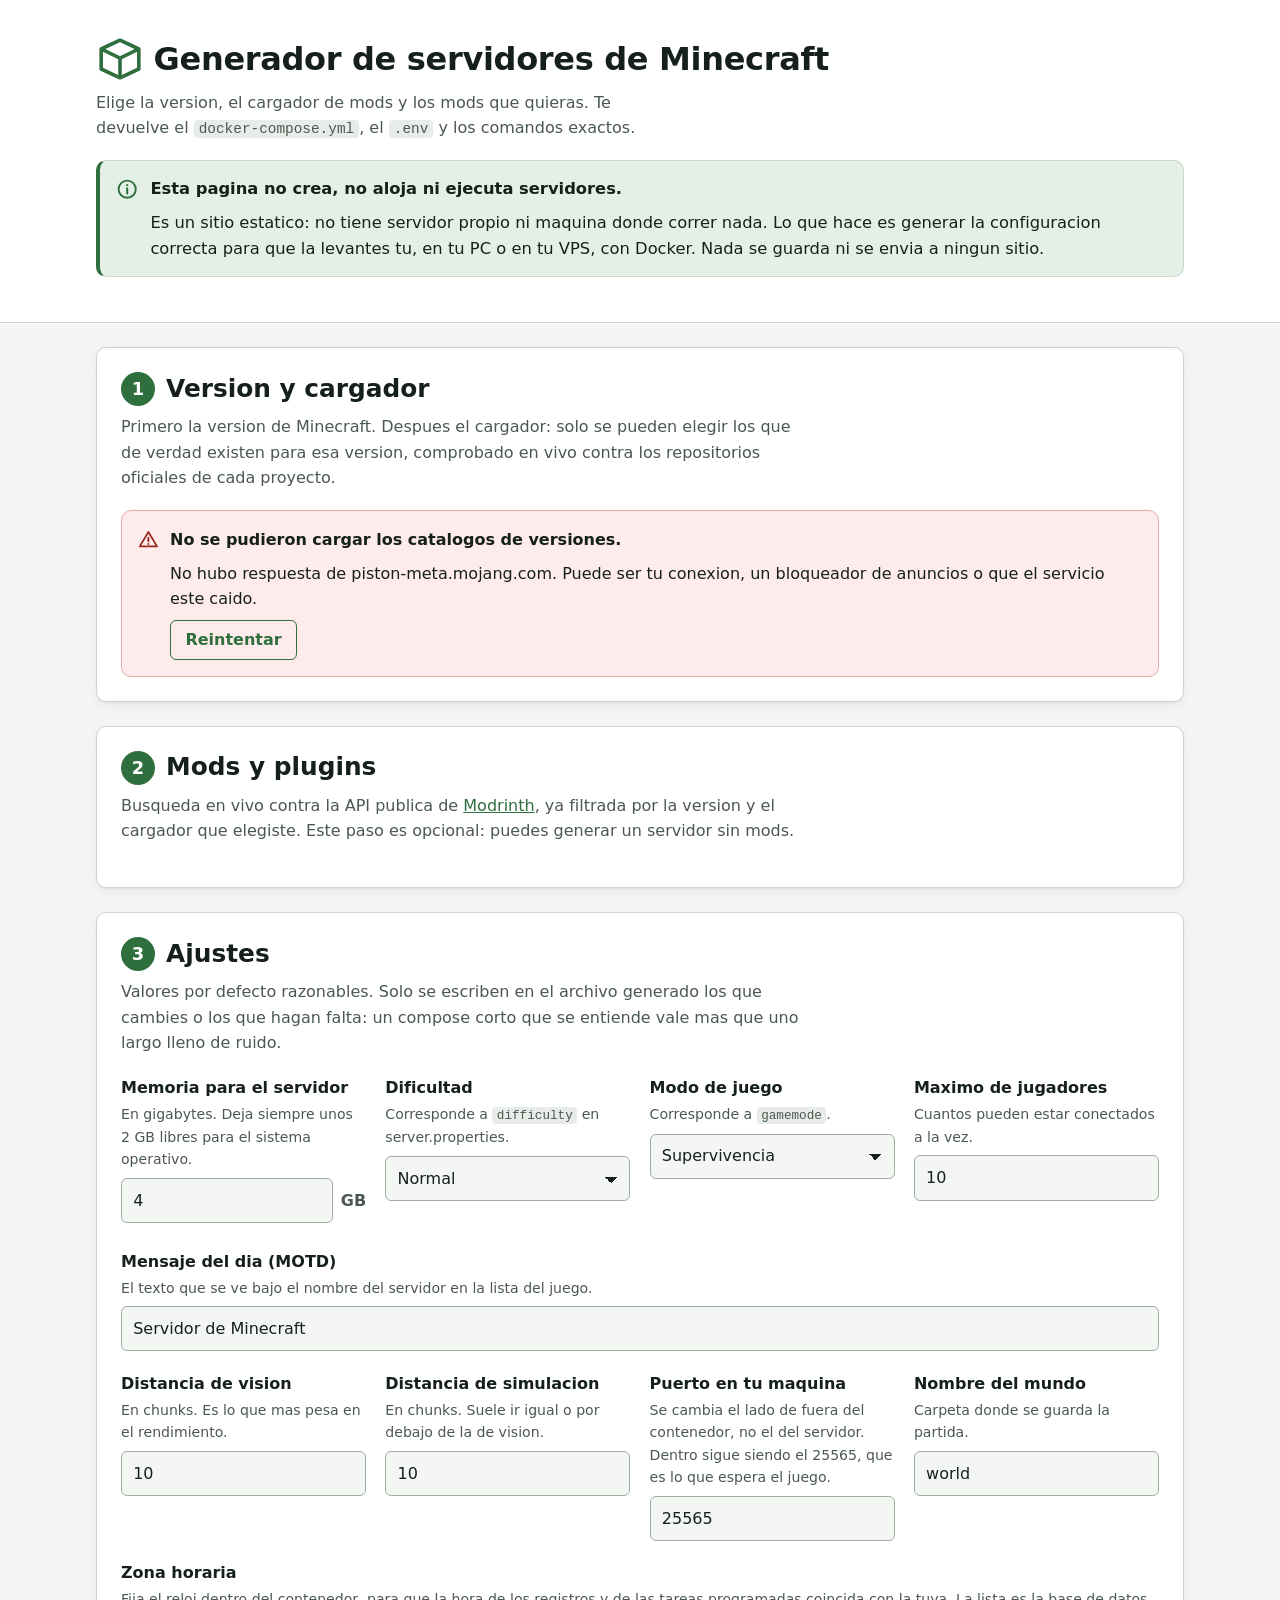
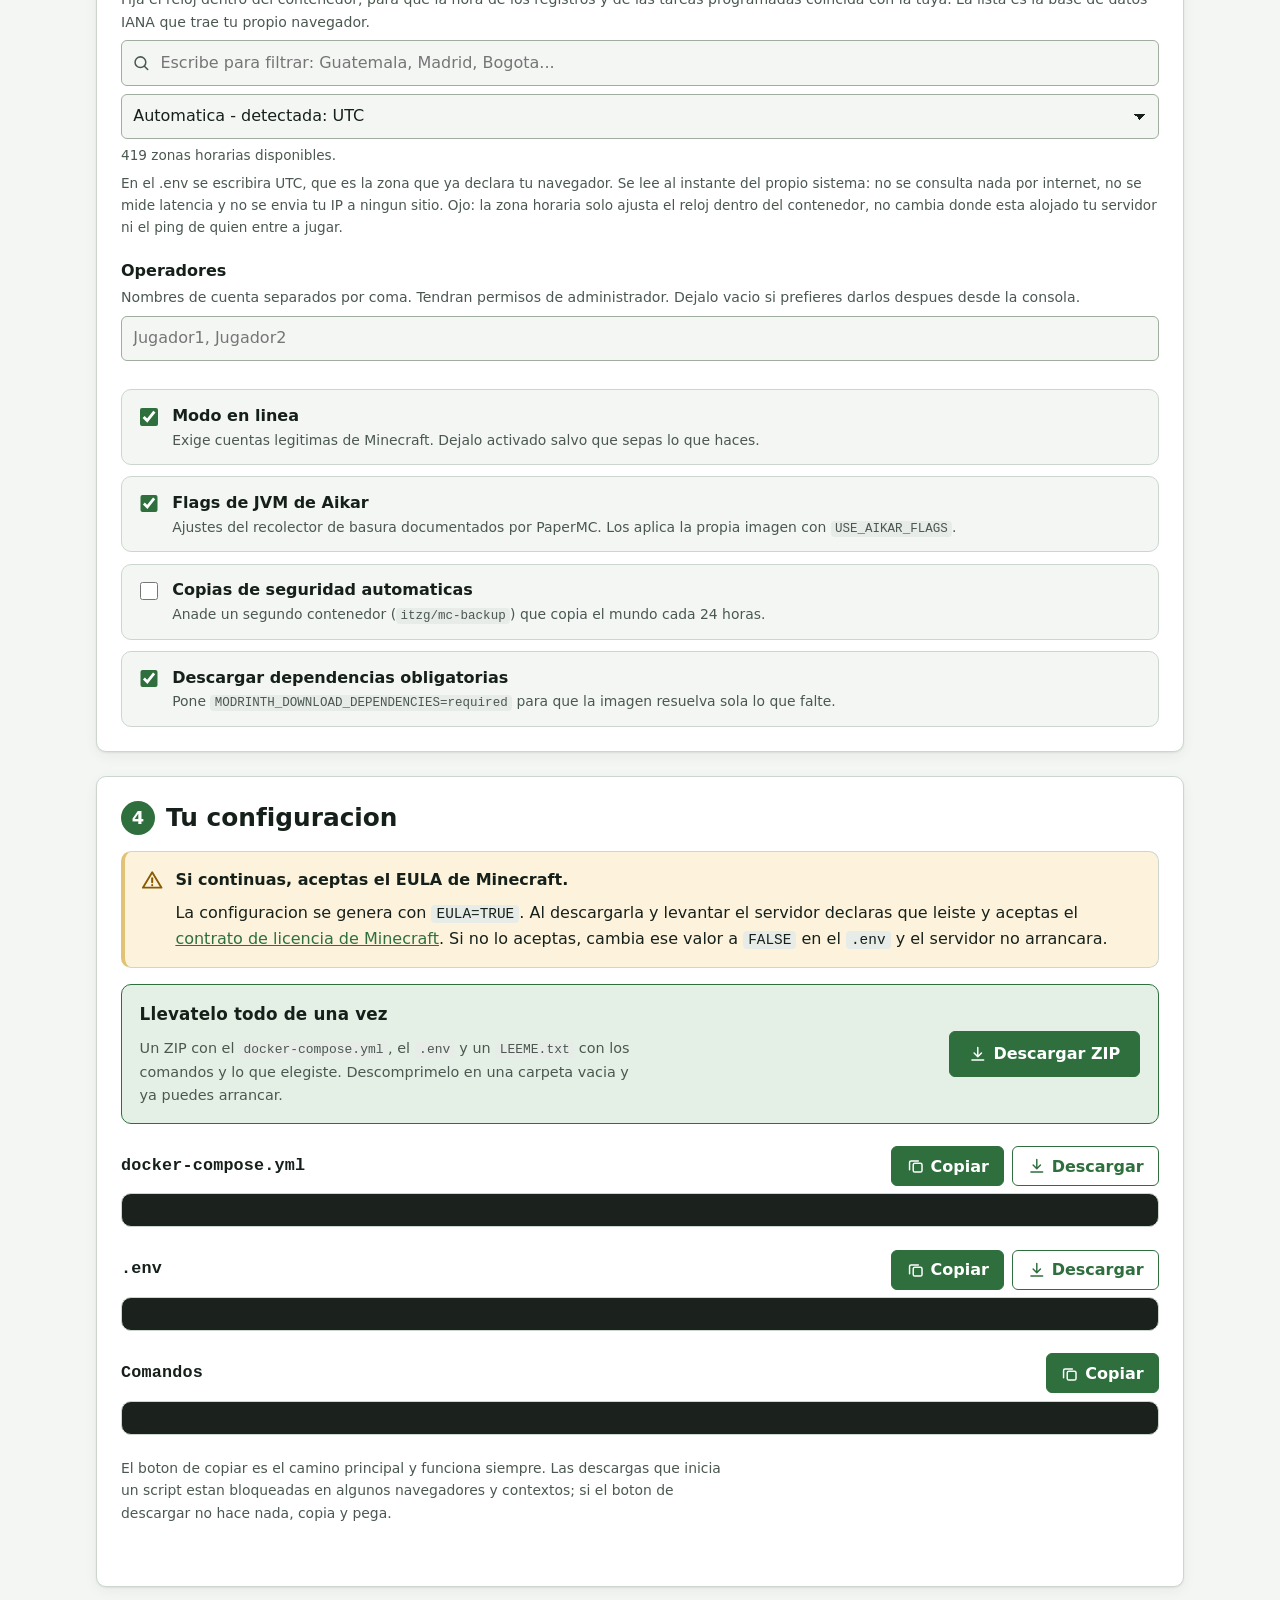
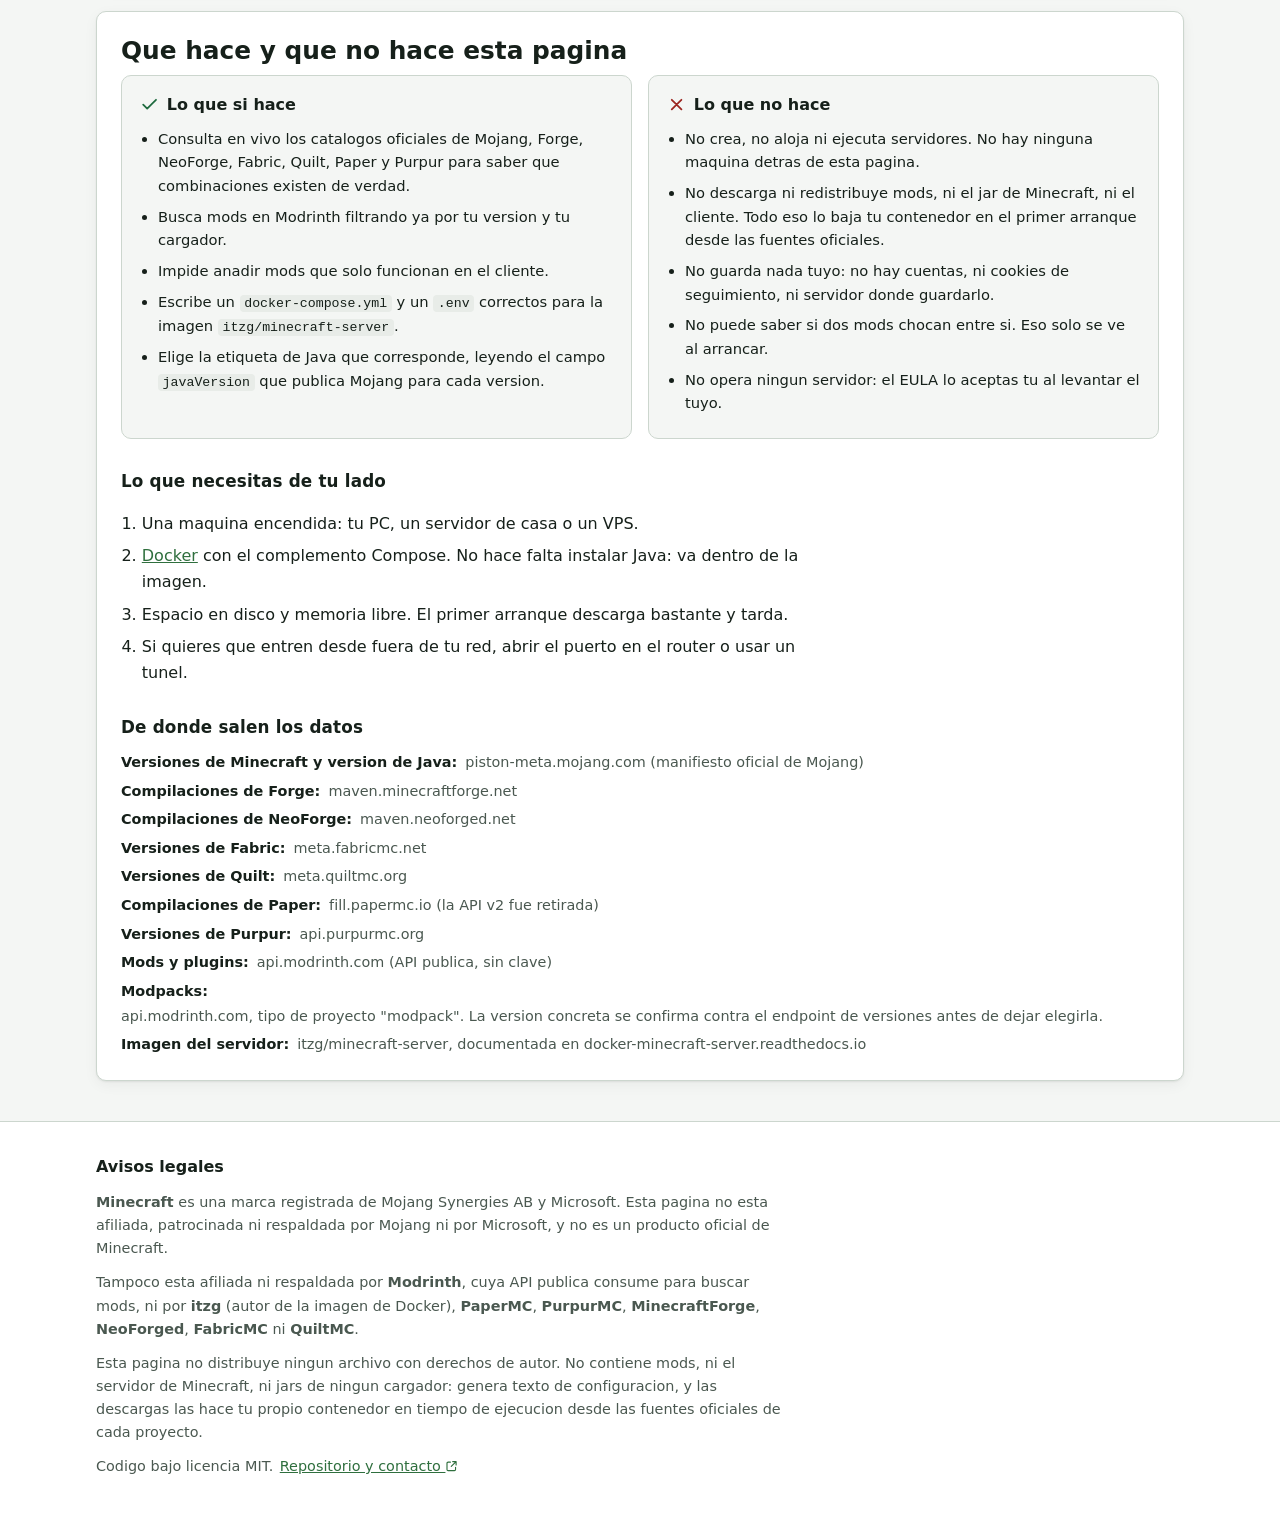
<file: index.html>
<!doctype html>
<html lang="es">
<head>
<meta charset="utf-8">
<meta name="viewport" content="width=device-width, initial-scale=1">
<title>Generador de servidores de Minecraft</title>

<meta name="description" content="Genera la configuracion completa de un servidor de Minecraft: docker-compose.yml, .env y comandos. Elige version, cargador de mods y mods desde Modrinth. No aloja ni ejecuta servidores.">
<meta name="color-scheme" content="dark light">
<meta name="author" content="gui21657">

<meta property="og:type" content="website">
<meta property="og:site_name" content="Generador de servidores de Minecraft">
<meta property="og:title" content="Generador de servidores de Minecraft">
<meta property="og:description" content="Elige version, cargador y mods. La pagina te devuelve el docker-compose.yml, el .env y los comandos exactos. El servidor lo levantas tu.">
<meta property="og:url" content="https://gui21657.github.io/generador-minecraft/">
<meta property="og:image" content="https://gui21657.github.io/generador-minecraft/assets/img/og.png">
<meta property="og:image:width" content="1200">
<meta property="og:image:height" content="630">
<meta property="og:image:alt" content="Generador de servidores de Minecraft">
<meta property="og:locale" content="es_ES">
<meta name="twitter:card" content="summary_large_image">
<meta name="twitter:title" content="Generador de servidores de Minecraft">
<meta name="twitter:description" content="Genera docker-compose.yml, .env y comandos para tu servidor de Minecraft. No aloja ni ejecuta nada.">
<meta name="twitter:image" content="https://gui21657.github.io/generador-minecraft/assets/img/og.png">

<link rel="icon" href="assets/img/favicon.svg" type="image/svg+xml">
<link rel="canonical" href="https://gui21657.github.io/generador-minecraft/">
<link rel="stylesheet" href="assets/css/estilos.css">
</head>
<body>

<a class="saltar-al-contenido" href="#principal">Saltar al contenido</a>

<!--
  Iconos en SVG en linea. No se usan emojis ni glifos de texto como iconos:
  un emoji cambia de forma segun el sistema y no se puede teclear su color.
-->
<svg class="hoja-iconos" aria-hidden="true" focusable="false" xmlns="http://www.w3.org/2000/svg">
  <symbol id="i-check" viewBox="0 0 24 24"><path d="M20 6 9 17l-5-5" fill="none" stroke="currentColor" stroke-width="2.2" stroke-linecap="round" stroke-linejoin="round"/></symbol>
  <symbol id="i-cruz" viewBox="0 0 24 24"><path d="M18 6 6 18M6 6l12 12" fill="none" stroke="currentColor" stroke-width="2.2" stroke-linecap="round"/></symbol>
  <symbol id="i-aviso" viewBox="0 0 24 24"><path d="M12 3.5 22 20H2L12 3.5Z" fill="none" stroke="currentColor" stroke-width="2" stroke-linejoin="round"/><path d="M12 10v4.2M12 17.3v.1" fill="none" stroke="currentColor" stroke-width="2.2" stroke-linecap="round"/></symbol>
  <symbol id="i-info" viewBox="0 0 24 24"><circle cx="12" cy="12" r="9.2" fill="none" stroke="currentColor" stroke-width="2"/><path d="M12 11v5.5M12 7.6v.1" fill="none" stroke="currentColor" stroke-width="2.2" stroke-linecap="round"/></symbol>
  <symbol id="i-copiar" viewBox="0 0 24 24"><rect x="8.5" y="8.5" width="12" height="12" rx="2.2" fill="none" stroke="currentColor" stroke-width="2"/><path d="M15.5 5.5H5.5a2 2 0 0 0-2 2v10" fill="none" stroke="currentColor" stroke-width="2" stroke-linecap="round"/></symbol>
  <symbol id="i-descargar" viewBox="0 0 24 24"><path d="M12 3.5v12M7 11l5 5 5-5M4 20.5h16" fill="none" stroke="currentColor" stroke-width="2" stroke-linecap="round" stroke-linejoin="round"/></symbol>
  <symbol id="i-buscar" viewBox="0 0 24 24"><circle cx="11" cy="11" r="7" fill="none" stroke="currentColor" stroke-width="2"/><path d="m16.2 16.2 4.3 4.3" fill="none" stroke="currentColor" stroke-width="2" stroke-linecap="round"/></symbol>
  <symbol id="i-mas" viewBox="0 0 24 24"><path d="M12 5v14M5 12h14" fill="none" stroke="currentColor" stroke-width="2.2" stroke-linecap="round"/></symbol>
  <symbol id="i-quitar" viewBox="0 0 24 24"><path d="M4 7h16M9.5 7V4.8h5V7M6.5 7l1 13h9l1-13" fill="none" stroke="currentColor" stroke-width="2" stroke-linecap="round" stroke-linejoin="round"/></symbol>
  <symbol id="i-enlace" viewBox="0 0 24 24"><path d="M13.5 4.5H19.5V10.5M19.5 4.5 11 13" fill="none" stroke="currentColor" stroke-width="2" stroke-linecap="round" stroke-linejoin="round"/><path d="M18.5 14.5v4a2 2 0 0 1-2 2h-11a2 2 0 0 1-2-2v-11a2 2 0 0 1 2-2h4" fill="none" stroke="currentColor" stroke-width="2" stroke-linecap="round"/></symbol>
  <symbol id="i-bloque" viewBox="0 0 24 24"><path d="M12 2.6 21.4 7v10L12 21.4 2.6 17V7L12 2.6Z" fill="none" stroke="currentColor" stroke-width="1.8" stroke-linejoin="round"/><path d="M2.6 7 12 11.6 21.4 7M12 11.6v9.8" fill="none" stroke="currentColor" stroke-width="1.8" stroke-linejoin="round"/></symbol>
</svg>

<header class="cabecera">
  <div class="contenedor cabecera__interior">
    <h1 class="marca">
      <svg class="marca__icono" aria-hidden="true" focusable="false"><use href="#i-bloque"></use></svg>
      <span>Generador de servidores de Minecraft</span>
    </h1>
    <p class="cabecera__lema">
      Elige la version, el cargador de mods y los mods que quieras.
      Te devuelve el <code>docker-compose.yml</code>, el <code>.env</code> y los comandos exactos.
    </p>

    <div class="aviso aviso--destacado" role="note">
      <svg class="aviso__icono" aria-hidden="true" focusable="false"><use href="#i-info"></use></svg>
      <div>
        <p><strong>Esta pagina no crea, no aloja ni ejecuta servidores.</strong></p>
        <p>
          Es un sitio estatico: no tiene servidor propio ni maquina donde correr nada.
          Lo que hace es generar la configuracion correcta para que la levantes tu,
          en tu PC o en tu VPS, con Docker. Nada se guarda ni se envia a ningun sitio.
        </p>
      </div>
    </div>
  </div>
</header>

<main id="principal" class="contenedor">

  <!-- ====================== PASO 1: version y cargador ====================== -->
  <section class="paso" id="paso-version" aria-labelledby="t-paso1">
    <h2 class="paso__titulo" id="t-paso1"><span class="paso__numero">1</span> Version y cargador</h2>
    <p class="paso__intro">
      Primero la version de Minecraft. Despues el cargador: solo se pueden elegir los que
      de verdad existen para esa version, comprobado en vivo contra los repositorios
      oficiales de cada proyecto.
    </p>

    <div id="carga-catalogos" class="estado estado--cargando" role="status">
      <span class="girador" aria-hidden="true"></span>
      Consultando los catalogos oficiales de versiones y cargadores...
    </div>

    <div id="error-catalogos" class="estado estado--error" role="alert" hidden>
      <svg aria-hidden="true" focusable="false"><use href="#i-aviso"></use></svg>
      <div>
        <p><strong>No se pudieron cargar los catalogos de versiones.</strong></p>
        <p id="error-catalogos-detalle"></p>
        <button type="button" class="boton boton--secundario" id="reintentar-catalogos">Reintentar</button>
      </div>
    </div>

    <div id="bloque-version" hidden>
      <div class="campo">
        <label class="campo__etiqueta" for="version">Version de Minecraft</label>
        <p class="campo__ayuda" id="ayuda-version">
          Solo versiones estables (<em>release</em>). La lista y su orden vienen del manifiesto
          oficial de Mojang, no de una lista escrita a mano.
        </p>
        <select id="version" class="control" aria-describedby="ayuda-version"></select>
      </div>

      <p class="nota-version" id="nota-version" hidden></p>

      <fieldset class="campo campo--fieldset">
        <legend class="campo__etiqueta">Cargador</legend>
        <p class="campo__ayuda" id="ayuda-cargador">
          Un cargador en gris no existe para la version elegida. Pasa el raton
          o lee el texto de cada tarjeta para saber por que.
        </p>
        <div class="rejilla-cargadores" id="cargadores" role="radiogroup" aria-describedby="ayuda-cargador"></div>
      </fieldset>

      <div class="resumen-eleccion" id="resumen-eleccion" hidden></div>
    </div>
  </section>

  <!-- ============================ PASO 2: mods ============================= -->
  <section class="paso" id="paso-mods" aria-labelledby="t-paso2">
    <h2 class="paso__titulo" id="t-paso2"><span class="paso__numero">2</span> Mods y plugins</h2>
    <p class="paso__intro">
      Busqueda en vivo contra la API publica de <a href="https://modrinth.com/" rel="noopener noreferrer" target="_blank">Modrinth</a>,
      ya filtrada por la version y el cargador que elegiste. Este paso es opcional:
      puedes generar un servidor sin mods.
    </p>

    <div class="aviso" role="note" id="aviso-mods-desactivado" hidden>
      <svg class="aviso__icono" aria-hidden="true" focusable="false"><use href="#i-info"></use></svg>
      <div id="aviso-mods-desactivado-texto"></div>
    </div>

    <div id="bloque-mods" hidden>

      <fieldset class="campo campo--fieldset">
        <legend class="campo__etiqueta">Que quieres instalar</legend>
        <p class="campo__ayuda" id="ayuda-modo">
          Las dos formas no se mezclan: un modpack ya trae dentro su propia lista de mods,
          y anadir mas encima mezcla versiones que no tienen por que casar entre si.
        </p>
        <div class="selector-modo" id="selector-modo" role="radiogroup" aria-describedby="ayuda-modo">
          <label class="modo">
            <input type="radio" name="modo-contenido" value="mods" checked>
            <span class="modo__cuerpo">
              <span class="modo__nombre">Mods sueltos</span>
              <span class="modo__desc">Eliges tu uno a uno lo que quieres. La imagen los descarga de Modrinth en cada arranque.</span>
            </span>
          </label>
          <label class="modo">
            <input type="radio" name="modo-contenido" value="modpack">
            <span class="modo__cuerpo">
              <span class="modo__nombre">Modpack completo</span>
              <span class="modo__desc">Un paquete ya armado por otra persona, con sus mods y su configuracion. Se instala entero.</span>
            </span>
          </label>
        </div>
      </fieldset>

      <!-- ------------------------- Modo: mods sueltos ------------------------- -->
      <div id="panel-mods">
      <div class="campo">
        <label class="campo__etiqueta" for="busqueda-mods">Buscar por nombre</label>
        <p class="campo__ayuda" id="ayuda-busqueda">
          Escribe al menos dos letras. Tambien puedes pegar el identificador exacto
          (el <em>slug</em> de la URL de Modrinth).
        </p>
        <div class="campo-busqueda">
          <svg class="campo-busqueda__icono" aria-hidden="true" focusable="false"><use href="#i-buscar"></use></svg>
          <input type="search" id="busqueda-mods" class="control control--busqueda" autocomplete="off"
                 placeholder="Por ejemplo: JEI, Create, Chunky" aria-describedby="ayuda-busqueda">
        </div>
      </div>

      <div id="resultados-mods" class="resultados" aria-live="polite" aria-busy="false"></div>
      <div id="paginacion-mods" class="paginacion" hidden>
        <button type="button" class="boton boton--secundario" id="mas-resultados">Ver mas resultados</button>
        <p class="paginacion__cuenta" id="cuenta-resultados"></p>
      </div>

      <h3 class="subtitulo">Mods elegidos <span class="contador" id="contador-mods">0</span></h3>
      <div id="dependencias" class="aviso aviso--atencion" role="status" hidden></div>
      <div id="incompatibles" class="aviso aviso--error" role="alert" hidden></div>
      <ul class="lista-elegidos" id="lista-elegidos">
        <li class="lista-elegidos__vacio" id="elegidos-vacio">
          Todavia no elegiste ningun mod. El servidor se generara sin mods.
        </li>
      </ul>
      </div><!-- /panel-mods -->

      <!-- ------------------------ Modo: modpack completo ---------------------- -->
      <div id="panel-modpacks" hidden>

        <div class="aviso" role="note" id="modpacks-no-admite" hidden>
          <svg class="aviso__icono" aria-hidden="true" focusable="false"><use href="#i-info"></use></svg>
          <div id="modpacks-no-admite-texto"></div>
        </div>

        <div id="panel-busqueda-modpacks">
          <div class="campo">
            <label class="campo__etiqueta" for="busqueda-modpacks">Buscar modpack por nombre</label>
            <p class="campo__ayuda" id="ayuda-busqueda-modpacks">
              Ya filtrado por la version y el cargador del paso 1. Los modpacks que solo
              sirven en el cliente (los de graficos o rendimiento) aparecen marcados y no
              se pueden elegir.
            </p>
            <div class="campo-busqueda">
              <svg class="campo-busqueda__icono" aria-hidden="true" focusable="false"><use href="#i-buscar"></use></svg>
              <input type="search" id="busqueda-modpacks" class="control control--busqueda" autocomplete="off"
                     placeholder="Por ejemplo: Better MC, Cobblemon, Create" aria-describedby="ayuda-busqueda-modpacks">
            </div>
          </div>

          <div id="resultados-modpacks" class="resultados" aria-live="polite" aria-busy="false"></div>
          <div id="paginacion-modpacks" class="paginacion" hidden>
            <button type="button" class="boton boton--secundario" id="mas-modpacks">Ver mas resultados</button>
            <p class="paginacion__cuenta" id="cuenta-modpacks"></p>
          </div>
        </div>

        <h3 class="subtitulo">Modpack elegido</h3>
        <div id="elegido-modpack"></div>

        <div class="aviso aviso--atencion" role="note" id="resumen-modpack" hidden>
          <svg class="aviso__icono" aria-hidden="true" focusable="false"><use href="#i-aviso"></use></svg>
          <div>
            <p><strong>Sube la memoria antes de arrancar.</strong></p>
            <p>
              La documentacion de la imagen <code>itzg/minecraft-server</code> recomienda poner
              <code>MEMORY</code> en <strong>4 GB como minimo</strong> para cualquier modpack,
              porque el valor de fabrica es 1 GB y no le basta a ninguno. Al elegir modpack,
              el paso 3 sube a 4 GB si lo tenias por debajo.
            </p>
            <p>
              <strong>Cuanta memoria necesita este modpack en concreto, esta pagina no lo sabe.</strong>
              La API de Modrinth no publica ningun dato de memoria: no existe ese campo ni en el
              proyecto, ni en la version, ni en el buscador. Cualquier cifra exacta por modpack que
              vieras aqui estaria inventada. Si el servidor va a tirones, sube de gigabyte en
              gigabyte, y mira lo que diga el autor del modpack en su pagina.
            </p>
          </div>
        </div>
      </div><!-- /panel-modpacks -->

    </div>
  </section>

  <!-- =========================== PASO 3: ajustes =========================== -->
  <section class="paso" id="paso-ajustes" aria-labelledby="t-paso3">
    <h2 class="paso__titulo" id="t-paso3"><span class="paso__numero">3</span> Ajustes</h2>
    <p class="paso__intro">
      Valores por defecto razonables. Solo se escriben en el archivo generado los que
      cambies o los que hagan falta: un compose corto que se entiende vale mas que uno
      largo lleno de ruido.
    </p>

    <div class="rejilla-ajustes">
      <div class="campo">
        <label class="campo__etiqueta" for="memoria">Memoria para el servidor</label>
        <p class="campo__ayuda" id="ayuda-memoria">
          En gigabytes. Deja siempre unos 2 GB libres para el sistema operativo.
        </p>
        <div class="campo-unidad">
          <input type="number" id="memoria" class="control" min="1" max="64" step="1" value="4" aria-describedby="ayuda-memoria">
          <span class="campo-unidad__sufijo">GB</span>
        </div>
        <p class="campo__nota" id="nota-memoria"></p>
      </div>

      <div class="campo">
        <label class="campo__etiqueta" for="dificultad">Dificultad</label>
        <p class="campo__ayuda">Corresponde a <code>difficulty</code> en server.properties.</p>
        <select id="dificultad" class="control">
          <option value="peaceful">Pacifica</option>
          <option value="easy">Facil</option>
          <option value="normal" selected>Normal</option>
          <option value="hard">Dificil</option>
        </select>
      </div>

      <div class="campo">
        <label class="campo__etiqueta" for="modo-juego">Modo de juego</label>
        <p class="campo__ayuda">Corresponde a <code>gamemode</code>.</p>
        <select id="modo-juego" class="control">
          <option value="survival" selected>Supervivencia</option>
          <option value="creative">Creativo</option>
          <option value="adventure">Aventura</option>
          <option value="spectator">Espectador</option>
        </select>
      </div>

      <div class="campo">
        <label class="campo__etiqueta" for="max-jugadores">Maximo de jugadores</label>
        <p class="campo__ayuda">Cuantos pueden estar conectados a la vez.</p>
        <input type="number" id="max-jugadores" class="control" min="1" max="200" step="1" value="10">
      </div>

      <div class="campo campo--ancho">
        <label class="campo__etiqueta" for="motd">Mensaje del dia (MOTD)</label>
        <p class="campo__ayuda" id="ayuda-motd">
          El texto que se ve bajo el nombre del servidor en la lista del juego.
        </p>
        <input type="text" id="motd" class="control" maxlength="120" value="Servidor de Minecraft" aria-describedby="ayuda-motd">
      </div>

      <div class="campo">
        <label class="campo__etiqueta" for="distancia-vision">Distancia de vision</label>
        <p class="campo__ayuda">En chunks. Es lo que mas pesa en el rendimiento.</p>
        <input type="number" id="distancia-vision" class="control" min="3" max="32" step="1" value="10">
      </div>

      <div class="campo">
        <label class="campo__etiqueta" for="distancia-simulacion">Distancia de simulacion</label>
        <p class="campo__ayuda">En chunks. Suele ir igual o por debajo de la de vision.</p>
        <input type="number" id="distancia-simulacion" class="control" min="3" max="32" step="1" value="10">
      </div>

      <div class="campo">
        <label class="campo__etiqueta" for="puerto">Puerto en tu maquina</label>
        <p class="campo__ayuda" id="ayuda-puerto">
          Se cambia el lado de fuera del contenedor, no el del servidor. Dentro sigue
          siendo el 25565, que es lo que espera el juego.
        </p>
        <input type="number" id="puerto" class="control" min="1" max="65535" step="1" value="25565" aria-describedby="ayuda-puerto">
      </div>

      <div class="campo">
        <label class="campo__etiqueta" for="mundo">Nombre del mundo</label>
        <p class="campo__ayuda">Carpeta donde se guarda la partida.</p>
        <input type="text" id="mundo" class="control" value="world" maxlength="60">
      </div>

      <div class="campo campo--ancho">
        <label class="campo__etiqueta" for="zona-horaria">Zona horaria</label>
        <p class="campo__ayuda" id="ayuda-zona">
          Fija el reloj dentro del contenedor, para que la hora de los registros y de las
          tareas programadas coincida con la tuya. La lista es la base de datos IANA que
          trae tu propio navegador.
        </p>
        <div class="campo-zona">
          <div class="campo-busqueda">
            <svg class="campo-busqueda__icono" aria-hidden="true" focusable="false"><use href="#i-buscar"></use></svg>
            <input type="search" id="filtro-zona" class="control control--busqueda" autocomplete="off"
                   placeholder="Escribe para filtrar: Guatemala, Madrid, Bogota..."
                   aria-label="Filtrar la lista de zonas horarias"
                   aria-describedby="cuenta-zonas">
          </div>
          <select id="zona-horaria" class="control" aria-describedby="ayuda-zona nota-zona"></select>
        </div>
        <p class="campo__nota" id="cuenta-zonas" aria-live="polite"></p>
        <p class="campo__nota" id="nota-zona"></p>
      </div>

      <div class="campo campo--ancho">
        <label class="campo__etiqueta" for="operadores">Operadores</label>
        <p class="campo__ayuda" id="ayuda-ops">
          Nombres de cuenta separados por coma. Tendran permisos de administrador.
          Dejalo vacio si prefieres darlos despues desde la consola.
        </p>
        <input type="text" id="operadores" class="control" placeholder="Jugador1, Jugador2" aria-describedby="ayuda-ops">
      </div>
    </div>

    <div class="opciones">
      <label class="opcion">
        <input type="checkbox" id="modo-online" checked>
        <span>
          <strong>Modo en linea</strong>
          <em>Exige cuentas legitimas de Minecraft. Dejalo activado salvo que sepas lo que haces.</em>
        </span>
      </label>

      <label class="opcion">
        <input type="checkbox" id="flags-aikar" checked>
        <span>
          <strong>Flags de JVM de Aikar</strong>
          <em>Ajustes del recolector de basura documentados por PaperMC. Los aplica la propia imagen con <code>USE_AIKAR_FLAGS</code>.</em>
        </span>
      </label>

      <label class="opcion">
        <input type="checkbox" id="copias">
        <span>
          <strong>Copias de seguridad automaticas</strong>
          <em>Anade un segundo contenedor (<code>itzg/mc-backup</code>) que copia el mundo cada 24 horas.</em>
        </span>
      </label>

      <label class="opcion">
        <input type="checkbox" id="deps-modrinth" checked>
        <span>
          <strong>Descargar dependencias obligatorias</strong>
          <em>Pone <code>MODRINTH_DOWNLOAD_DEPENDENCIES=required</code> para que la imagen resuelva sola lo que falte.</em>
        </span>
      </label>
    </div>
  </section>

  <!-- =========================== PASO 4: salida ============================ -->
  <section class="paso" id="paso-salida" aria-labelledby="t-paso4">
    <h2 class="paso__titulo" id="t-paso4"><span class="paso__numero">4</span> Tu configuracion</h2>

    <div class="aviso aviso--atencion" role="note">
      <svg class="aviso__icono" aria-hidden="true" focusable="false"><use href="#i-aviso"></use></svg>
      <div>
        <p><strong>Si continuas, aceptas el EULA de Minecraft.</strong></p>
        <p>
          La configuracion se genera con <code>EULA=TRUE</code>. Al descargarla y levantar
          el servidor declaras que leiste y aceptas el
          <a href="https://aka.ms/MinecraftEULA" rel="noopener noreferrer" target="_blank">contrato de licencia de Minecraft</a>.
          Si no lo aceptas, cambia ese valor a <code>FALSE</code> en el <code>.env</code>
          y el servidor no arrancara.
        </p>
      </div>
    </div>

    <div class="descarga-todo">
      <div>
        <h3 class="subtitulo">Llevatelo todo de una vez</h3>
        <p>
          Un ZIP con el <code>docker-compose.yml</code>, el <code>.env</code> y un
          <code>LEEME.txt</code> con los comandos y lo que elegiste. Descomprimelo en una
          carpeta vacia y ya puedes arrancar.
        </p>
      </div>
      <button type="button" class="boton boton--grande" id="descargar-zip">
        <svg aria-hidden="true" focusable="false"><use href="#i-descargar"></use></svg>
        Descargar ZIP
      </button>
    </div>

    <div class="salida">
      <div class="salida__cabecera">
        <h3 class="subtitulo" id="t-compose">docker-compose.yml</h3>
        <div class="salida__acciones">
          <button type="button" class="boton" data-copiar="codigo-compose">
            <svg aria-hidden="true" focusable="false"><use href="#i-copiar"></use></svg> Copiar
          </button>
          <button type="button" class="boton boton--secundario" data-descargar="compose">
            <svg aria-hidden="true" focusable="false"><use href="#i-descargar"></use></svg> Descargar
          </button>
        </div>
      </div>
      <pre class="codigo" tabindex="0" aria-labelledby="t-compose"><code id="codigo-compose"></code></pre>
    </div>

    <div class="salida">
      <div class="salida__cabecera">
        <h3 class="subtitulo" id="t-env">.env</h3>
        <div class="salida__acciones">
          <button type="button" class="boton" data-copiar="codigo-env">
            <svg aria-hidden="true" focusable="false"><use href="#i-copiar"></use></svg> Copiar
          </button>
          <button type="button" class="boton boton--secundario" data-descargar="env">
            <svg aria-hidden="true" focusable="false"><use href="#i-descargar"></use></svg> Descargar
          </button>
        </div>
      </div>
      <pre class="codigo" tabindex="0" aria-labelledby="t-env"><code id="codigo-env"></code></pre>
    </div>

    <div class="salida">
      <div class="salida__cabecera">
        <h3 class="subtitulo" id="t-comandos">Comandos</h3>
        <div class="salida__acciones">
          <button type="button" class="boton" data-copiar="codigo-comandos">
            <svg aria-hidden="true" focusable="false"><use href="#i-copiar"></use></svg> Copiar
          </button>
        </div>
      </div>
      <pre class="codigo" tabindex="0" aria-labelledby="t-comandos"><code id="codigo-comandos"></code></pre>
    </div>

    <p class="nota-descarga">
      El boton de copiar es el camino principal y funciona siempre. Las descargas que
      inicia un script estan bloqueadas en algunos navegadores y contextos; si el boton
      de descargar no hace nada, copia y pega.
    </p>
    <p aria-live="polite" class="aviso-copia" id="aviso-copia"></p>
  </section>

  <!-- ========================= Seccion honesta ============================= -->
  <section class="paso paso--texto" id="como-funciona" aria-labelledby="t-como">
    <h2 class="paso__titulo" id="t-como">Que hace y que no hace esta pagina</h2>

    <div class="dos-columnas">
      <div class="tarjeta-texto tarjeta-texto--si">
        <h3><svg aria-hidden="true" focusable="false"><use href="#i-check"></use></svg> Lo que si hace</h3>
        <ul>
          <li>Consulta en vivo los catalogos oficiales de Mojang, Forge, NeoForge, Fabric, Quilt, Paper y Purpur para saber que combinaciones existen de verdad.</li>
          <li>Busca mods en Modrinth filtrando ya por tu version y tu cargador.</li>
          <li>Impide anadir mods que solo funcionan en el cliente.</li>
          <li>Escribe un <code>docker-compose.yml</code> y un <code>.env</code> correctos para la imagen <code>itzg/minecraft-server</code>.</li>
          <li>Elige la etiqueta de Java que corresponde, leyendo el campo <code>javaVersion</code> que publica Mojang para cada version.</li>
        </ul>
      </div>
      <div class="tarjeta-texto tarjeta-texto--no">
        <h3><svg aria-hidden="true" focusable="false"><use href="#i-cruz"></use></svg> Lo que no hace</h3>
        <ul>
          <li>No crea, no aloja ni ejecuta servidores. No hay ninguna maquina detras de esta pagina.</li>
          <li>No descarga ni redistribuye mods, ni el jar de Minecraft, ni el cliente. Todo eso lo baja tu contenedor en el primer arranque desde las fuentes oficiales.</li>
          <li>No guarda nada tuyo: no hay cuentas, ni cookies de seguimiento, ni servidor donde guardarlo.</li>
          <li>No puede saber si dos mods chocan entre si. Eso solo se ve al arrancar.</li>
          <li>No opera ningun servidor: el EULA lo aceptas tu al levantar el tuyo.</li>
        </ul>
      </div>
    </div>

    <h3 class="subtitulo">Lo que necesitas de tu lado</h3>
    <ol class="lista-pasos">
      <li>Una maquina encendida: tu PC, un servidor de casa o un VPS.</li>
      <li><a href="https://docs.docker.com/get-docker/" rel="noopener noreferrer" target="_blank">Docker</a> con el complemento Compose. No hace falta instalar Java: va dentro de la imagen.</li>
      <li>Espacio en disco y memoria libre. El primer arranque descarga bastante y tarda.</li>
      <li>Si quieres que entren desde fuera de tu red, abrir el puerto en el router o usar un tunel.</li>
    </ol>

    <h3 class="subtitulo">De donde salen los datos</h3>
    <ul class="lista-fuentes" id="lista-fuentes"></ul>
  </section>

</main>

<footer class="pie">
  <div class="contenedor">
    <h2 class="pie__titulo">Avisos legales</h2>
    <p>
      <strong>Minecraft</strong> es una marca registrada de Mojang Synergies AB y Microsoft.
      Esta pagina no esta afiliada, patrocinada ni respaldada por Mojang ni por Microsoft,
      y no es un producto oficial de Minecraft.
    </p>
    <p>
      Tampoco esta afiliada ni respaldada por <strong>Modrinth</strong>, cuya API publica
      consume para buscar mods, ni por <strong>itzg</strong> (autor de la imagen de Docker),
      <strong>PaperMC</strong>, <strong>PurpurMC</strong>, <strong>MinecraftForge</strong>,
      <strong>NeoForged</strong>, <strong>FabricMC</strong> ni <strong>QuiltMC</strong>.
    </p>
    <p>
      Esta pagina no distribuye ningun archivo con derechos de autor. No contiene mods,
      ni el servidor de Minecraft, ni jars de ningun cargador: genera texto de
      configuracion, y las descargas las hace tu propio contenedor en tiempo de ejecucion
      desde las fuentes oficiales de cada proyecto.
    </p>
    <p class="pie__meta">
      Codigo bajo licencia MIT.
      <a href="https://github.com/gui21657/generador-minecraft" rel="noopener noreferrer" target="_blank">
        Repositorio y contacto
        <svg class="icono-en-linea" aria-hidden="true" focusable="false"><use href="#i-enlace"></use></svg>
      </a>
    </p>
  </div>
</footer>

<script src="assets/js/api.js"></script>
<script src="assets/js/compat.js"></script>
<script src="assets/js/zip.js"></script>
<script src="assets/js/generador.js"></script>
<script src="assets/js/mods.js"></script>
<script src="assets/js/modpacks.js"></script>
<script src="assets/js/app.js"></script>
</body>
</html>
</file>
<file: assets/css/estilos.css>
/* ==========================================================================
   Generador de servidores de Minecraft
   Hoja de estilos unica. Sin framework y sin compilacion: el sitio se publica
   tal cual en GitHub Pages, asi que todo lo que hay aqui tiene que funcionar
   en el navegador sin ningun paso previo.
   ========================================================================== */

/* --------------------------------------------------------------------------
   Paleta. Se define entera en :root (tema claro) y solo se redefinen los
   tokens en el bloque oscuro. Asi ningun color vive unicamente dentro de una
   media query: si el navegador no la evalua, la pagina sigue teniendo colores.
   -------------------------------------------------------------------------- */
:root {
  color-scheme: light dark;

  --fondo: #f4f6f4;
  --fondo-alterno: #ffffff;
  --fondo-hundido: #e8ece8;
  --fondo-codigo: #1b211c;

  --texto: #16201a;
  --texto-suave: #4a5850;
  --texto-codigo: #dfe7e0;

  --borde: #ccd6ce;
  --borde-fuerte: #9fae9f;

  --acento: #2f6f3e;
  --acento-claro: #e4f0e6;
  --acento-texto: #ffffff;

  --aviso: #8a5a00;
  --aviso-fondo: #fdf3dd;
  --aviso-borde: #e2c274;

  --error: #9c2620;
  --error-fondo: #fdeceb;
  --error-borde: #e7a9a5;

  --exito: #1f6b3f;

  --radio: 10px;
  --radio-chico: 6px;
  --sombra: 0 1px 2px rgba(16, 26, 20, .07), 0 4px 14px rgba(16, 26, 20, .05);

  --ancho: 68rem;
  --tipografia: "Segoe UI", system-ui, -apple-system, "Helvetica Neue", Arial, sans-serif;
  --mono: ui-monospace, "Cascadia Mono", "Consolas", "Liberation Mono", monospace;
}

@media (prefers-color-scheme: dark) {
  :root {
    --fondo: #121614;
    --fondo-alterno: #1a201c;
    --fondo-hundido: #0d100e;
    --fondo-codigo: #0d100e;

    --texto: #e8eee9;
    --texto-suave: #a6b3aa;
    --texto-codigo: #dfe7e0;

    --borde: #2c352e;
    --borde-fuerte: #46544a;

    --acento: #6dc07f;
    --acento-claro: #1d2a20;
    --acento-texto: #08130c;

    --aviso: #f0c86a;
    --aviso-fondo: #2a2312;
    --aviso-borde: #5c4a1d;

    --error: #f0918a;
    --error-fondo: #2c1614;
    --error-borde: #5e2b27;

    --exito: #6dc07f;

    --sombra: 0 1px 2px rgba(0, 0, 0, .4), 0 4px 14px rgba(0, 0, 0, .3);
  }
}

* { box-sizing: border-box; }

/* El atributo hidden lo pone la hoja del navegador como display:none, y
   cualquier clase propia con display:flex o display:grid lo pisa. Sin esta
   linea, los bloques ocultos se quedan a la vista. */
[hidden] { display: none !important; }

html { -webkit-text-size-adjust: 100%; }

body {
  margin: 0;
  background: var(--fondo);
  color: var(--texto);
  font-family: var(--tipografia);
  font-size: 1rem;
  line-height: 1.6;
}

.hoja-iconos { display: none; }

svg { fill: none; }

code, pre, .mono { font-family: var(--mono); }

code {
  background: var(--fondo-hundido);
  border-radius: 4px;
  padding: .08em .35em;
  font-size: .9em;
  word-break: break-word;
}

a { color: var(--acento); }
a:hover { text-decoration-thickness: 2px; }

/* Foco visible en todo lo enfocable. Nunca se quita el contorno sin sustituto. */
:focus-visible {
  outline: 3px solid var(--acento);
  outline-offset: 2px;
  border-radius: var(--radio-chico);
}

.saltar-al-contenido {
  position: absolute;
  left: -9999px;
  top: 0;
  background: var(--acento);
  color: var(--acento-texto);
  padding: .7rem 1.1rem;
  z-index: 50;
  font-weight: 600;
}
.saltar-al-contenido:focus {
  left: .5rem;
  top: .5rem;
}

.contenedor {
  width: min(100% - 2rem, var(--ancho));
  margin-inline: auto;
}

/* -------------------------------- Cabecera -------------------------------- */
.cabecera {
  background: var(--fondo-alterno);
  border-bottom: 1px solid var(--borde);
  padding: 2.2rem 0 1.8rem;
}
.marca {
  display: flex;
  align-items: center;
  gap: .6rem;
  margin: 0 0 .4rem;
  font-size: clamp(1.4rem, 1.1rem + 1.4vw, 2rem);
  font-weight: 700;
  letter-spacing: -.01em;
  line-height: 1.2;
}
.marca__icono {
  width: 1.5em;
  height: 1.5em;
  flex: 0 0 auto;
  color: var(--acento);
}
.cabecera__lema {
  margin: 0 0 1.2rem;
  color: var(--texto-suave);
  max-width: 54ch;
}

/* --------------------------------- Avisos --------------------------------- */
.aviso {
  display: flex;
  gap: .75rem;
  align-items: flex-start;
  background: var(--acento-claro);
  border: 1px solid var(--borde);
  border-left: 4px solid var(--acento);
  border-radius: var(--radio);
  padding: .9rem 1rem;
  margin: 1rem 0;
}
.aviso p { margin: 0 0 .5rem; }
.aviso p:last-child { margin-bottom: 0; }
.aviso__icono, .aviso > svg {
  width: 1.4rem;
  height: 1.4rem;
  flex: 0 0 auto;
  margin-top: .15rem;
  color: var(--acento);
}
.aviso--destacado { font-size: 1.02rem; }
.aviso--atencion {
  background: var(--aviso-fondo);
  border-left-color: var(--aviso-borde);
}
.aviso--atencion .aviso__icono, .aviso--atencion > svg { color: var(--aviso); }
.aviso--error {
  background: var(--error-fondo);
  border-left-color: var(--error-borde);
}
.aviso--error .aviso__icono, .aviso--error > svg { color: var(--error); }

/* --------------------------------- Pasos ---------------------------------- */
.paso {
  background: var(--fondo-alterno);
  border: 1px solid var(--borde);
  border-radius: var(--radio);
  box-shadow: var(--sombra);
  padding: 1.5rem;
  margin: 1.5rem 0;
}
.paso__titulo {
  display: flex;
  align-items: center;
  gap: .7rem;
  margin: 0 0 .5rem;
  font-size: clamp(1.2rem, 1.05rem + .7vw, 1.55rem);
  line-height: 1.25;
}
.paso__numero {
  display: grid;
  place-items: center;
  width: 1.9em;
  height: 1.9em;
  flex: 0 0 auto;
  border-radius: 50%;
  background: var(--acento);
  color: var(--acento-texto);
  font-size: .72em;
  font-weight: 700;
}
.paso__intro {
  margin: 0 0 1.2rem;
  color: var(--texto-suave);
  max-width: 68ch;
}
.subtitulo {
  margin: 1.6rem 0 .6rem;
  font-size: 1.05rem;
  letter-spacing: .01em;
}

/* --------------------------------- Campos --------------------------------- */
.campo { margin: 0 0 1.2rem; }
.campo--fieldset { border: 0; padding: 0; margin-inline: 0; }
.campo__etiqueta {
  display: block;
  font-weight: 600;
  margin-bottom: .15rem;
  padding: 0;
}
.campo__ayuda {
  margin: 0 0 .45rem;
  font-size: .88rem;
  color: var(--texto-suave);
}
.campo__nota {
  margin: .4rem 0 0;
  font-size: .85rem;
  color: var(--texto-suave);
}
.control {
  width: 100%;
  font: inherit;
  color: var(--texto);
  background: var(--fondo);
  border: 1px solid var(--borde-fuerte);
  border-radius: var(--radio-chico);
  padding: .55rem .7rem;
  min-height: 2.75rem;
}
.control:hover { border-color: var(--acento); }
select.control {
  appearance: none;
  background-image: linear-gradient(45deg, transparent 50%, currentColor 50%),
                    linear-gradient(135deg, currentColor 50%, transparent 50%);
  background-position: calc(100% - 1.15rem) 1.22rem, calc(100% - .8rem) 1.22rem;
  background-size: .38rem .38rem, .38rem .38rem;
  background-repeat: no-repeat;
  padding-right: 2.2rem;
}
.campo-unidad { display: flex; align-items: center; gap: .5rem; }
.campo-unidad__sufijo { color: var(--texto-suave); font-weight: 600; }
.campo-busqueda { position: relative; }
.campo-busqueda__icono {
  position: absolute;
  left: .7rem;
  top: 50%;
  transform: translateY(-50%);
  width: 1.15rem;
  height: 1.15rem;
  color: var(--texto-suave);
  pointer-events: none;
}
.control--busqueda { padding-left: 2.4rem; }

.rejilla-ajustes {
  display: grid;
  grid-template-columns: repeat(auto-fit, minmax(15rem, 1fr));
  gap: 0 1.2rem;
}
.campo--ancho { grid-column: 1 / -1; }

.opciones {
  display: grid;
  gap: .7rem;
  margin-top: .6rem;
}
.opcion {
  display: flex;
  gap: .7rem;
  align-items: flex-start;
  padding: .8rem .9rem;
  border: 1px solid var(--borde);
  border-radius: var(--radio);
  background: var(--fondo);
  cursor: pointer;
}
.opcion:hover { border-color: var(--acento); }
.opcion input { margin-top: .3rem; width: 1.1rem; height: 1.1rem; flex: 0 0 auto; accent-color: var(--acento); }
.opcion strong { display: block; }
.opcion em {
  display: block;
  font-style: normal;
  font-size: .87rem;
  color: var(--texto-suave);
}

/* ------------------------------- Cargadores ------------------------------- */
.rejilla-cargadores {
  display: grid;
  grid-template-columns: repeat(auto-fit, minmax(13.5rem, 1fr));
  gap: .7rem;
}
.cargador {
  position: relative;
  display: block;
  border: 2px solid var(--borde);
  border-radius: var(--radio);
  background: var(--fondo);
  padding: .85rem .9rem;
  cursor: pointer;
}
.cargador:hover { border-color: var(--acento); }
.cargador input {
  position: absolute;
  opacity: 0;
  width: 1px;
  height: 1px;
}
.cargador:has(input:checked) {
  border-color: var(--acento);
  background: var(--acento-claro);
}
.cargador:has(input:focus-visible) {
  outline: 3px solid var(--acento);
  outline-offset: 2px;
}
.cargador--no {
  cursor: not-allowed;
  opacity: .62;
  background: var(--fondo-hundido);
}
.cargador--no:hover { border-color: var(--borde); }
.cargador__nombre {
  display: flex;
  align-items: center;
  justify-content: space-between;
  gap: .5rem;
  font-weight: 700;
}
.cargador__desc {
  margin: .25rem 0 0;
  font-size: .85rem;
  color: var(--texto-suave);
}
.cargador__estado {
  margin: .4rem 0 0;
  font-size: .82rem;
  font-weight: 600;
}
.cargador__estado--si { color: var(--exito); }
.cargador__estado--beta { color: var(--aviso); }
.cargador__estado--no { color: var(--error); }

.etiqueta-mini {
  display: inline-block;
  font-size: .7rem;
  font-weight: 700;
  text-transform: uppercase;
  letter-spacing: .04em;
  padding: .1rem .4rem;
  border-radius: 999px;
  border: 1px solid currentColor;
  white-space: nowrap;
}
.etiqueta-mini--aviso { color: var(--aviso); }
.etiqueta-mini--error { color: var(--error); }
.etiqueta-mini--ok { color: var(--exito); }

.nota-version {
  margin: -.4rem 0 1.2rem;
  font-size: .9rem;
  color: var(--texto-suave);
}

.resumen-eleccion {
  margin-top: 1rem;
  padding: .9rem 1rem;
  border: 1px solid var(--borde);
  border-radius: var(--radio);
  background: var(--fondo);
}
.resumen-eleccion dl {
  display: grid;
  grid-template-columns: auto 1fr;
  gap: .3rem .9rem;
  margin: 0;
  font-size: .92rem;
}
.resumen-eleccion dt { color: var(--texto-suave); }
.resumen-eleccion dd { margin: 0; font-weight: 600; word-break: break-word; }

/* --------------------------------- Botones -------------------------------- */
.boton {
  display: inline-flex;
  align-items: center;
  justify-content: center;
  gap: .4rem;
  font: inherit;
  font-weight: 600;
  line-height: 1.2;
  border: 1px solid var(--acento);
  border-radius: var(--radio-chico);
  background: var(--acento);
  color: var(--acento-texto);
  padding: .55rem .9rem;
  min-height: 2.5rem;
  cursor: pointer;
}
.boton:hover { filter: brightness(1.08); }
.boton:disabled { opacity: .5; cursor: not-allowed; filter: none; }
.boton svg { width: 1.1em; height: 1.1em; flex: 0 0 auto; }
.boton--secundario {
  background: transparent;
  color: var(--acento);
}
.boton--peligro {
  background: transparent;
  border-color: var(--borde-fuerte);
  color: var(--texto-suave);
}
.boton--peligro:hover { border-color: var(--error); color: var(--error); filter: none; }
.boton--chico { padding: .35rem .6rem; min-height: 2.1rem; font-size: .85rem; }

/* --------------------------------- Estados -------------------------------- */
.estado {
  display: flex;
  gap: .7rem;
  align-items: flex-start;
  padding: 1rem;
  border-radius: var(--radio);
  border: 1px dashed var(--borde-fuerte);
  color: var(--texto-suave);
}
.estado p { margin: 0 0 .5rem; }
.estado svg { width: 1.3rem; height: 1.3rem; flex: 0 0 auto; margin-top: .1rem; }
.estado--error {
  border-style: solid;
  border-color: var(--error-borde);
  background: var(--error-fondo);
  color: var(--texto);
}
.estado--error svg { color: var(--error); }
.estado--vacio { text-align: center; display: block; }

.girador {
  width: 1.1rem;
  height: 1.1rem;
  flex: 0 0 auto;
  margin-top: .2rem;
  border: 2px solid var(--borde-fuerte);
  border-top-color: var(--acento);
  border-radius: 50%;
  animation: girar .8s linear infinite;
}
@keyframes girar { to { transform: rotate(360deg); } }
@media (prefers-reduced-motion: reduce) {
  .girador { animation-duration: 2.4s; }
}

/* -------------------------------- Resultados ------------------------------ */
.resultados { display: grid; gap: .6rem; }
.mod {
  display: grid;
  grid-template-columns: 3rem 1fr auto;
  gap: .8rem;
  align-items: start;
  border: 1px solid var(--borde);
  border-radius: var(--radio);
  background: var(--fondo);
  padding: .8rem;
}
.mod__icono {
  width: 3rem;
  height: 3rem;
  border-radius: var(--radio-chico);
  background: var(--fondo-hundido);
  object-fit: contain;
}
.mod__cuerpo { min-width: 0; }
.mod__titulo {
  margin: 0;
  font-size: 1rem;
  font-weight: 700;
  display: flex;
  flex-wrap: wrap;
  align-items: center;
  gap: .4rem;
}
.mod__autor { font-weight: 400; color: var(--texto-suave); font-size: .85rem; }
.mod__desc {
  margin: .25rem 0 0;
  font-size: .88rem;
  color: var(--texto-suave);
  display: -webkit-box;
  -webkit-line-clamp: 2;
  -webkit-box-orient: vertical;
  overflow: hidden;
}
.mod__datos {
  margin: .35rem 0 0;
  font-size: .82rem;
  color: var(--texto-suave);
  display: flex;
  flex-wrap: wrap;
  gap: .3rem .9rem;
}
.mod__motivo {
  margin: .35rem 0 0;
  font-size: .84rem;
  color: var(--error);
}
.mod__acciones { display: flex; flex-direction: column; gap: .35rem; align-items: stretch; }

.paginacion {
  display: flex;
  align-items: center;
  gap: 1rem;
  flex-wrap: wrap;
  margin-top: .8rem;
}
.paginacion__cuenta { margin: 0; font-size: .85rem; color: var(--texto-suave); }

.contador {
  display: inline-block;
  min-width: 1.6em;
  padding: 0 .45em;
  border-radius: 999px;
  background: var(--acento);
  color: var(--acento-texto);
  font-size: .8rem;
  text-align: center;
  vertical-align: middle;
}

.lista-elegidos { list-style: none; margin: 0; padding: 0; display: grid; gap: .5rem; }
.lista-elegidos__vacio {
  border: 1px dashed var(--borde-fuerte);
  border-radius: var(--radio);
  padding: 1rem;
  text-align: center;
  color: var(--texto-suave);
  font-size: .92rem;
}
.elegido {
  display: flex;
  align-items: center;
  gap: .7rem;
  border: 1px solid var(--borde);
  border-radius: var(--radio);
  background: var(--fondo);
  padding: .55rem .7rem;
}
.elegido__icono { width: 2rem; height: 2rem; border-radius: 4px; background: var(--fondo-hundido); flex: 0 0 auto; object-fit: contain; }
.elegido__texto { flex: 1 1 auto; min-width: 0; }
.elegido__nombre { display: block; font-weight: 600; overflow-wrap: anywhere; }
.elegido__slug { display: block; font-size: .8rem; color: var(--texto-suave); font-family: var(--mono); overflow-wrap: anywhere; }

/* ---------------------------------- Salida -------------------------------- */
.salida { margin: 1.4rem 0; }
.salida__cabecera {
  display: flex;
  flex-wrap: wrap;
  align-items: center;
  justify-content: space-between;
  gap: .6rem;
  margin-bottom: .45rem;
}
.salida__cabecera .subtitulo { margin: 0; font-family: var(--mono); }
.salida__acciones { display: flex; gap: .5rem; flex-wrap: wrap; }

.codigo {
  margin: 0;
  background: var(--fondo-codigo);
  color: var(--texto-codigo);
  border: 1px solid var(--borde);
  border-radius: var(--radio);
  padding: 1rem;
  overflow-x: auto;
  font-size: .86rem;
  line-height: 1.55;
  tab-size: 2;
}
.codigo code { background: none; padding: 0; font-size: inherit; white-space: pre; }

/* Resaltado del YAML. Colores fijos: el bloque de codigo tiene fondo oscuro
   propio en los dos temas, asi que no dependen de la paleta. */
.y-com { color: #8fa596; font-style: italic; }
.y-cla { color: #8ec7f0; }
.y-val { color: #f3d78b; }
.y-num { color: #cfa2f0; }
.y-gui { color: #79b083; }

.nota-descarga {
  font-size: .87rem;
  color: var(--texto-suave);
  max-width: 68ch;
}
.aviso-copia {
  min-height: 1.5rem;
  margin: .2rem 0 0;
  font-size: .9rem;
  font-weight: 600;
  color: var(--exito);
}

/* ------------------------------ Texto final ------------------------------- */
.dos-columnas {
  display: grid;
  grid-template-columns: repeat(auto-fit, minmax(17rem, 1fr));
  gap: 1rem;
}
.tarjeta-texto {
  border: 1px solid var(--borde);
  border-radius: var(--radio);
  padding: 1rem 1.1rem;
  background: var(--fondo);
}
.tarjeta-texto h3 {
  display: flex;
  align-items: center;
  gap: .5rem;
  margin: 0 0 .6rem;
  font-size: 1rem;
}
.tarjeta-texto h3 svg { width: 1.2rem; height: 1.2rem; flex: 0 0 auto; }
.tarjeta-texto--si h3 svg { color: var(--exito); }
.tarjeta-texto--no h3 svg { color: var(--error); }
.tarjeta-texto ul { margin: 0; padding-left: 1.15rem; }
.tarjeta-texto li { margin-bottom: .45rem; font-size: .92rem; }

.lista-pasos { padding-left: 1.3rem; max-width: 68ch; }
.lista-pasos li { margin-bottom: .45rem; }

.lista-fuentes {
  list-style: none;
  margin: 0;
  padding: 0;
  display: grid;
  gap: .35rem;
  font-size: .9rem;
}
.lista-fuentes li {
  display: flex;
  flex-wrap: wrap;
  gap: .1rem .5rem;
}
.lista-fuentes strong { font-weight: 600; }
.lista-fuentes span { color: var(--texto-suave); }

.paso--texto .subtitulo { margin-top: 1.8rem; }

/* ----------------------------------- Pie ---------------------------------- */
.pie {
  background: var(--fondo-alterno);
  border-top: 1px solid var(--borde);
  margin-top: 2.5rem;
  padding: 2rem 0 2.5rem;
  color: var(--texto-suave);
  font-size: .9rem;
}
.pie__titulo { font-size: 1rem; margin: 0 0 .7rem; color: var(--texto); }
.pie p { margin: 0 0 .7rem; max-width: 76ch; }
.pie__meta { display: flex; flex-wrap: wrap; gap: .4rem; align-items: center; }
.icono-en-linea { width: .95em; height: .95em; vertical-align: -.1em; }

/* ------------------------------ Pagina 404 -------------------------------- */
.error-404 {
  text-align: center;
  padding: 4rem 0;
}
.error-404 h1 { font-size: clamp(1.6rem, 1.2rem + 2vw, 2.4rem); margin: 0 0 .6rem; }
.error-404 p { color: var(--texto-suave); max-width: 52ch; margin: 0 auto 1.2rem; }
.error-404 .marca { justify-content: center; }

/* --------------------- Selector de mods contra modpack -------------------- */
/* Mismo patron visual que las tarjetas de cargador: el radio de verdad sigue
   ahi, solo que oculto, asi que el teclado y los lectores de pantalla lo
   recorren como cualquier grupo de radios. */
.selector-modo {
  display: grid;
  grid-template-columns: repeat(auto-fit, minmax(16rem, 1fr));
  gap: .7rem;
}
.modo {
  position: relative;
  display: block;
  border: 2px solid var(--borde);
  border-radius: var(--radio);
  background: var(--fondo);
  padding: .85rem .9rem;
  cursor: pointer;
}
.modo:hover { border-color: var(--acento); }
.modo input {
  position: absolute;
  opacity: 0;
  width: 1px;
  height: 1px;
}
.modo:has(input:checked) {
  border-color: var(--acento);
  background: var(--acento-claro);
}
.modo:has(input:focus-visible) {
  outline: 3px solid var(--acento);
  outline-offset: 2px;
}
.modo__cuerpo { display: block; }
.modo__nombre { display: block; font-weight: 700; }
.modo__desc {
  display: block;
  margin-top: .25rem;
  font-size: .85rem;
  color: var(--texto-suave);
}

/* ----------------------------- Modpack elegido ---------------------------- */
.modpack-elegido {
  border: 1px solid var(--borde);
  border-radius: var(--radio);
  background: var(--fondo);
  padding: .9rem 1rem;
}
.modpack-elegido__cabecera {
  display: flex;
  align-items: center;
  gap: .7rem;
  margin-bottom: .7rem;
}
.modpack-elegido__cabecera .elegido__icono { width: 2.6rem; height: 2.6rem; }
.modpack-elegido dl {
  display: grid;
  grid-template-columns: auto 1fr;
  gap: .3rem .9rem;
  margin: 0;
  font-size: .92rem;
}
.modpack-elegido dt { color: var(--texto-suave); }
.modpack-elegido dd { margin: 0; font-weight: 600; overflow-wrap: anywhere; }

/* ------------------------------ Zona horaria ------------------------------ */
/* El filtro va encima del desplegable: con mas de 400 zonas, la busqueda por
   primera letra que trae el navegador no basta para encontrar nada. */
.campo-zona { display: grid; gap: .5rem; }

/* ----------------------------- Descargar todo ----------------------------- */
.descarga-todo {
  display: flex;
  align-items: center;
  justify-content: space-between;
  gap: 1rem;
  flex-wrap: wrap;
  margin: 0 0 1.4rem;
  padding: 1rem 1.1rem;
  border: 1px solid var(--acento);
  border-radius: var(--radio);
  background: var(--acento-claro);
}
.descarga-todo .subtitulo { margin-top: 0; }
.descarga-todo p {
  margin: .3rem 0 0;
  font-size: .9rem;
  color: var(--texto-suave);
  max-width: 54ch;
}
.boton--grande {
  font-size: 1rem;
  padding: .7rem 1.2rem;
  min-height: 2.9rem;
  flex: 0 0 auto;
}

/* ------------------------- Pantallas estrechas ---------------------------- */
@media (max-width: 40rem) {
  .paso { padding: 1.1rem; border-radius: 8px; }
  .contenedor { width: min(100% - 1.5rem, var(--ancho)); }
  .mod {
    grid-template-columns: 2.5rem 1fr;
    grid-template-areas: "icono cuerpo" "acciones acciones";
  }
  .mod__icono { width: 2.5rem; height: 2.5rem; grid-area: icono; }
  .mod__cuerpo { grid-area: cuerpo; }
  .mod__acciones { grid-area: acciones; flex-direction: row; }
  .mod__acciones .boton { flex: 1 1 auto; }
  .salida__acciones .boton { flex: 1 1 auto; }
  .codigo { font-size: .8rem; padding: .8rem; }
  .resumen-eleccion dl { grid-template-columns: 1fr; gap: 0 0; }
  .resumen-eleccion dd { margin-bottom: .45rem; }
  .modpack-elegido dl { grid-template-columns: 1fr; gap: 0 0; }
  .modpack-elegido dd { margin-bottom: .45rem; }
  .descarga-todo { flex-direction: column; align-items: stretch; }
  .descarga-todo .boton--grande { width: 100%; justify-content: center; }
}
</file>
